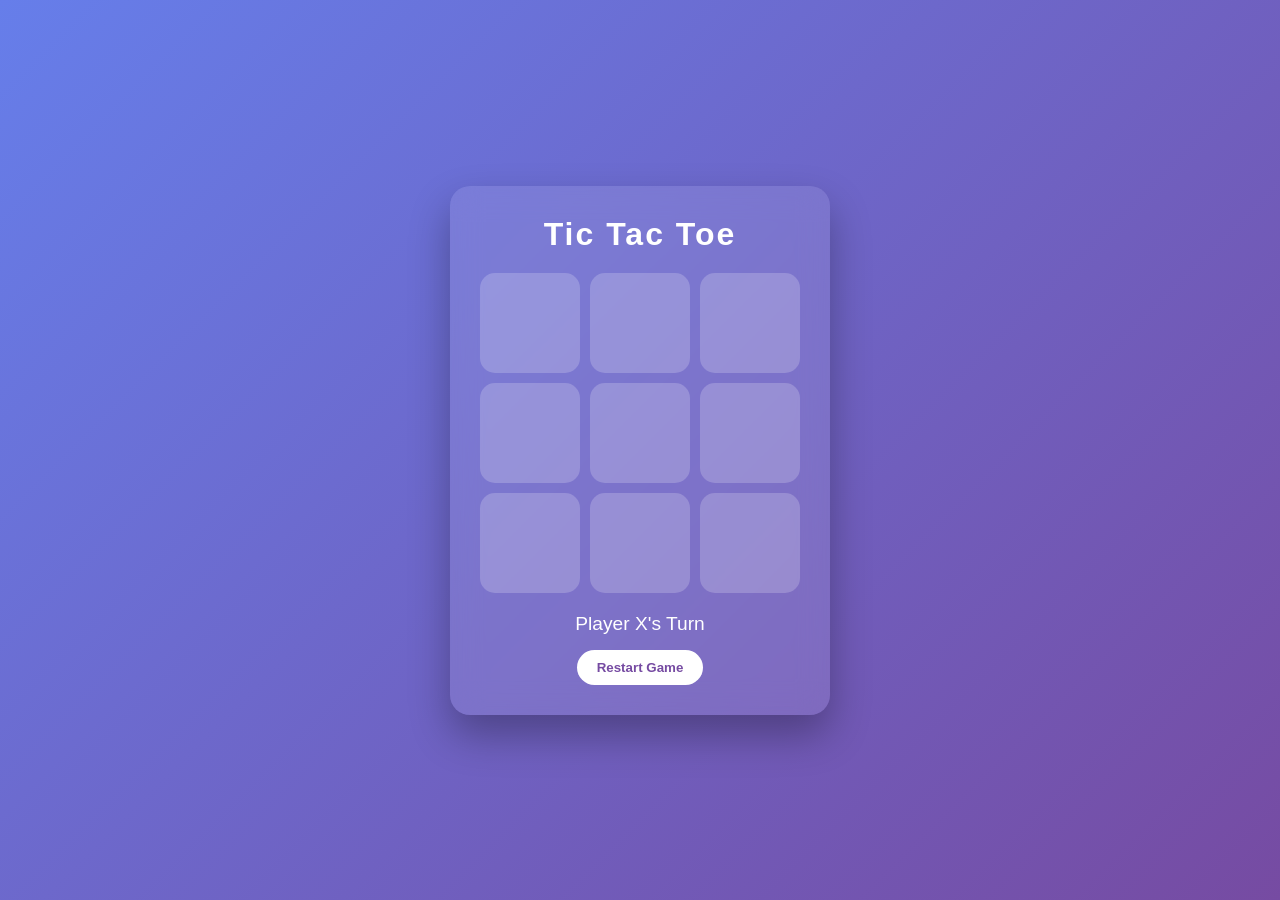
<file: index.html>
<!DOCTYPE html>
<html lang="en">
<head>
    <meta charset="UTF-8">
    <title>Stylish Tic Tac Toe</title>
    <link rel="stylesheet" href="style.css">
</head>
<body>

<div class="game-container">
    <h1>Tic Tac Toe</h1>
    <div class="board" id="board"></div>
    <div class="status" id="status">Player X's Turn</div>
    <button id="restartBtn">Restart Game</button>
</div>

<script src="script.js"></script>
</body>
</html>
</file>
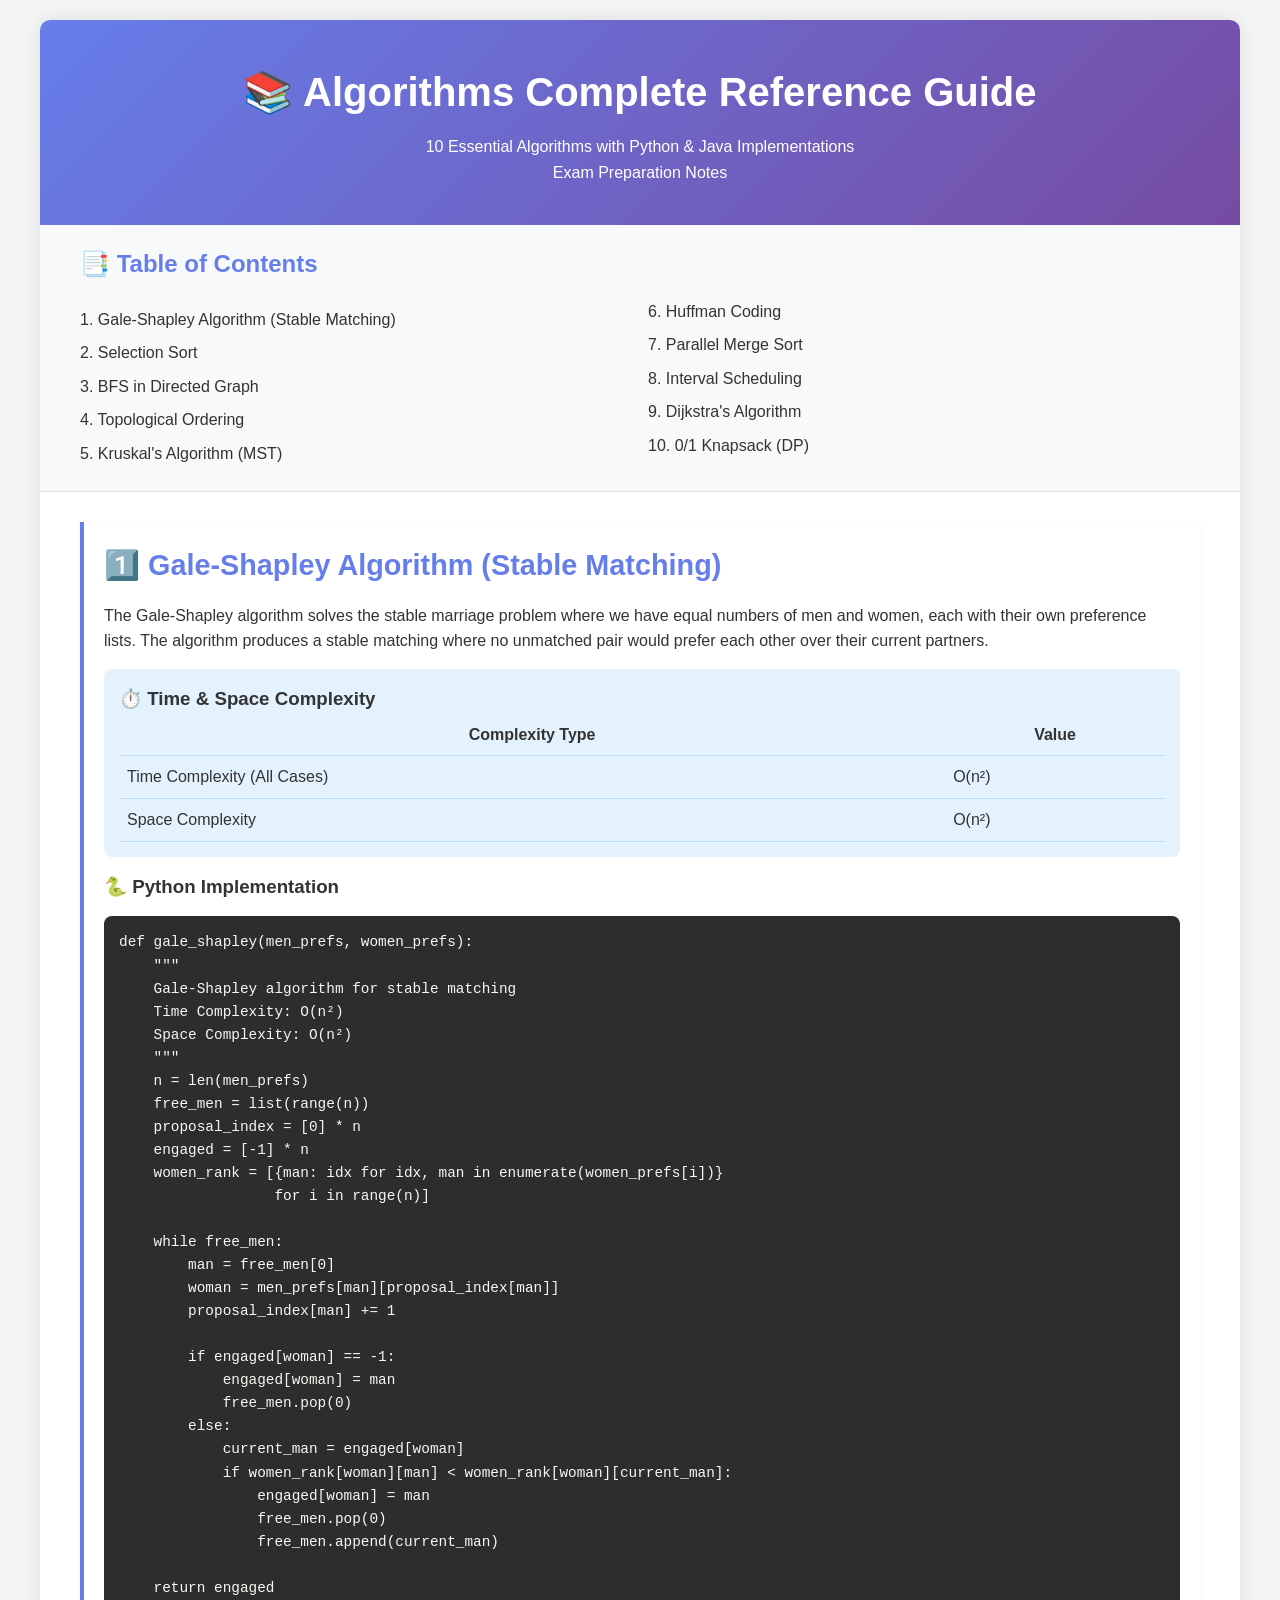
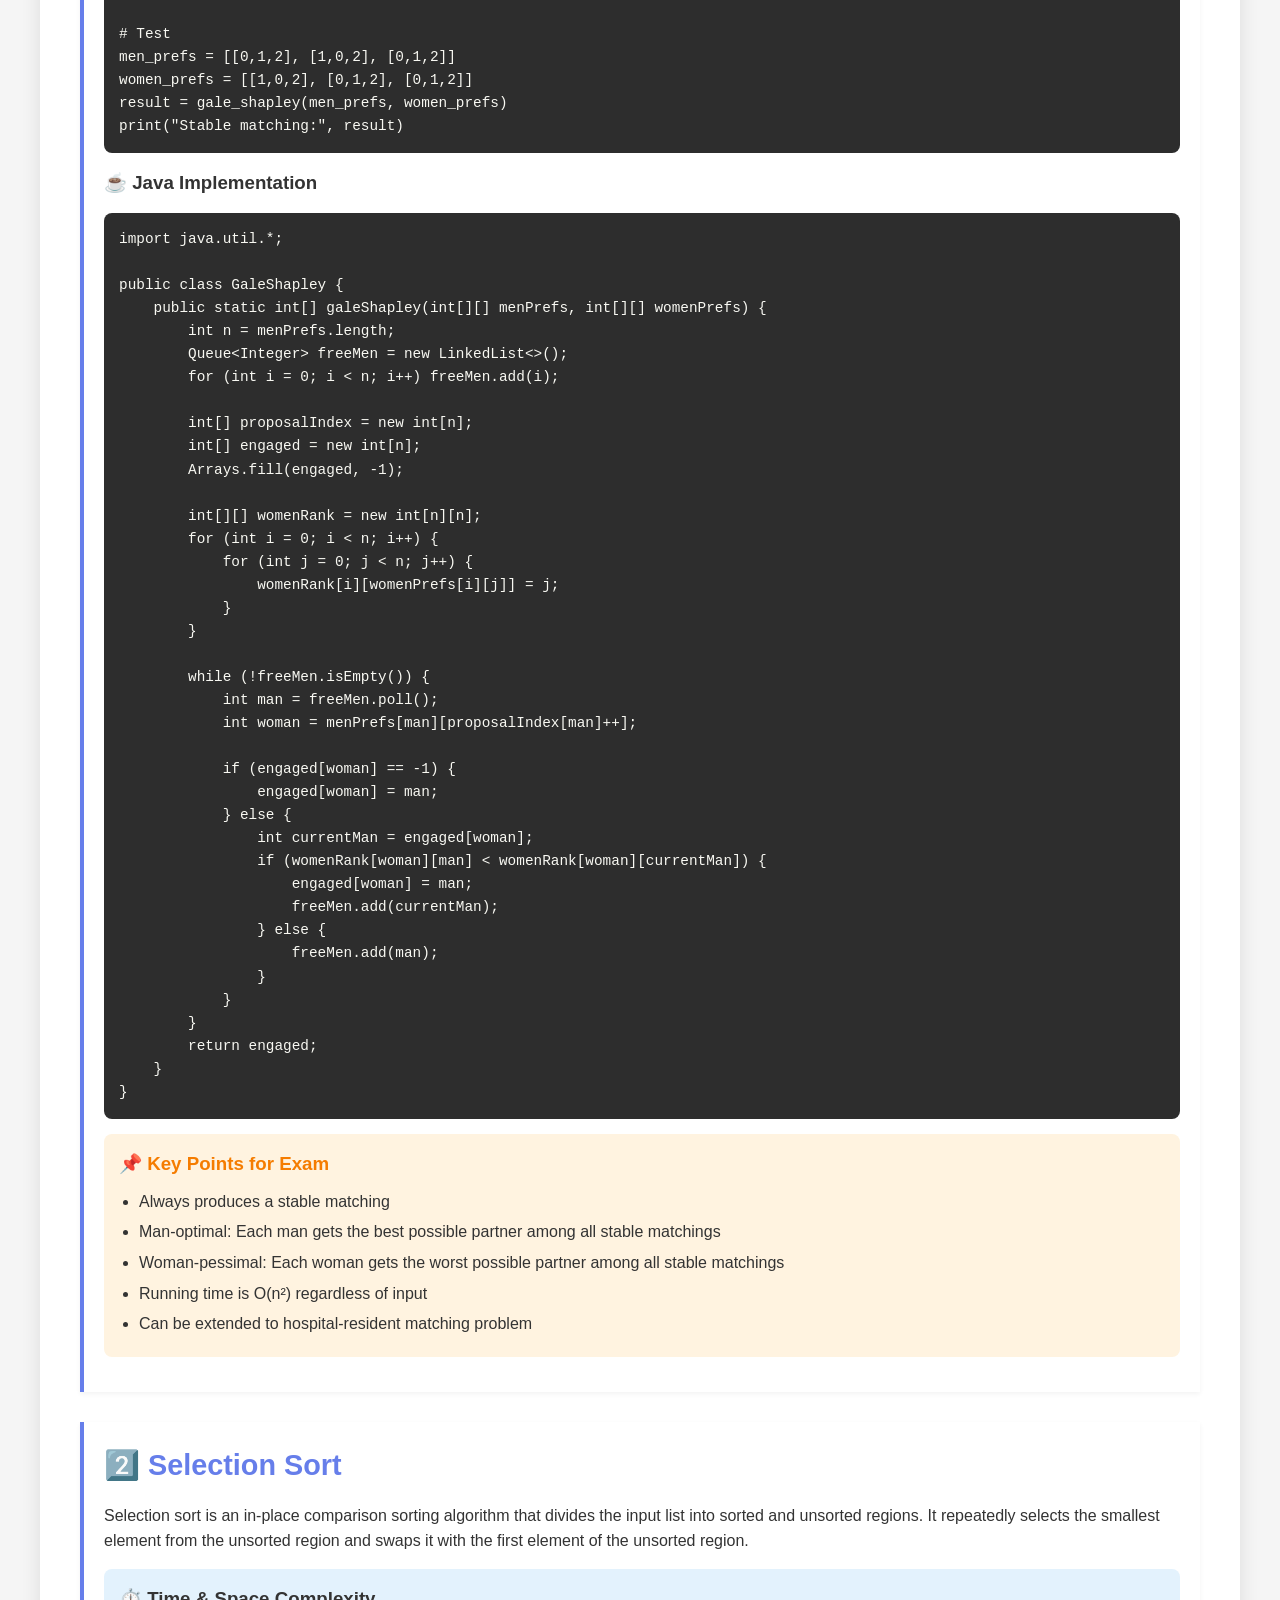
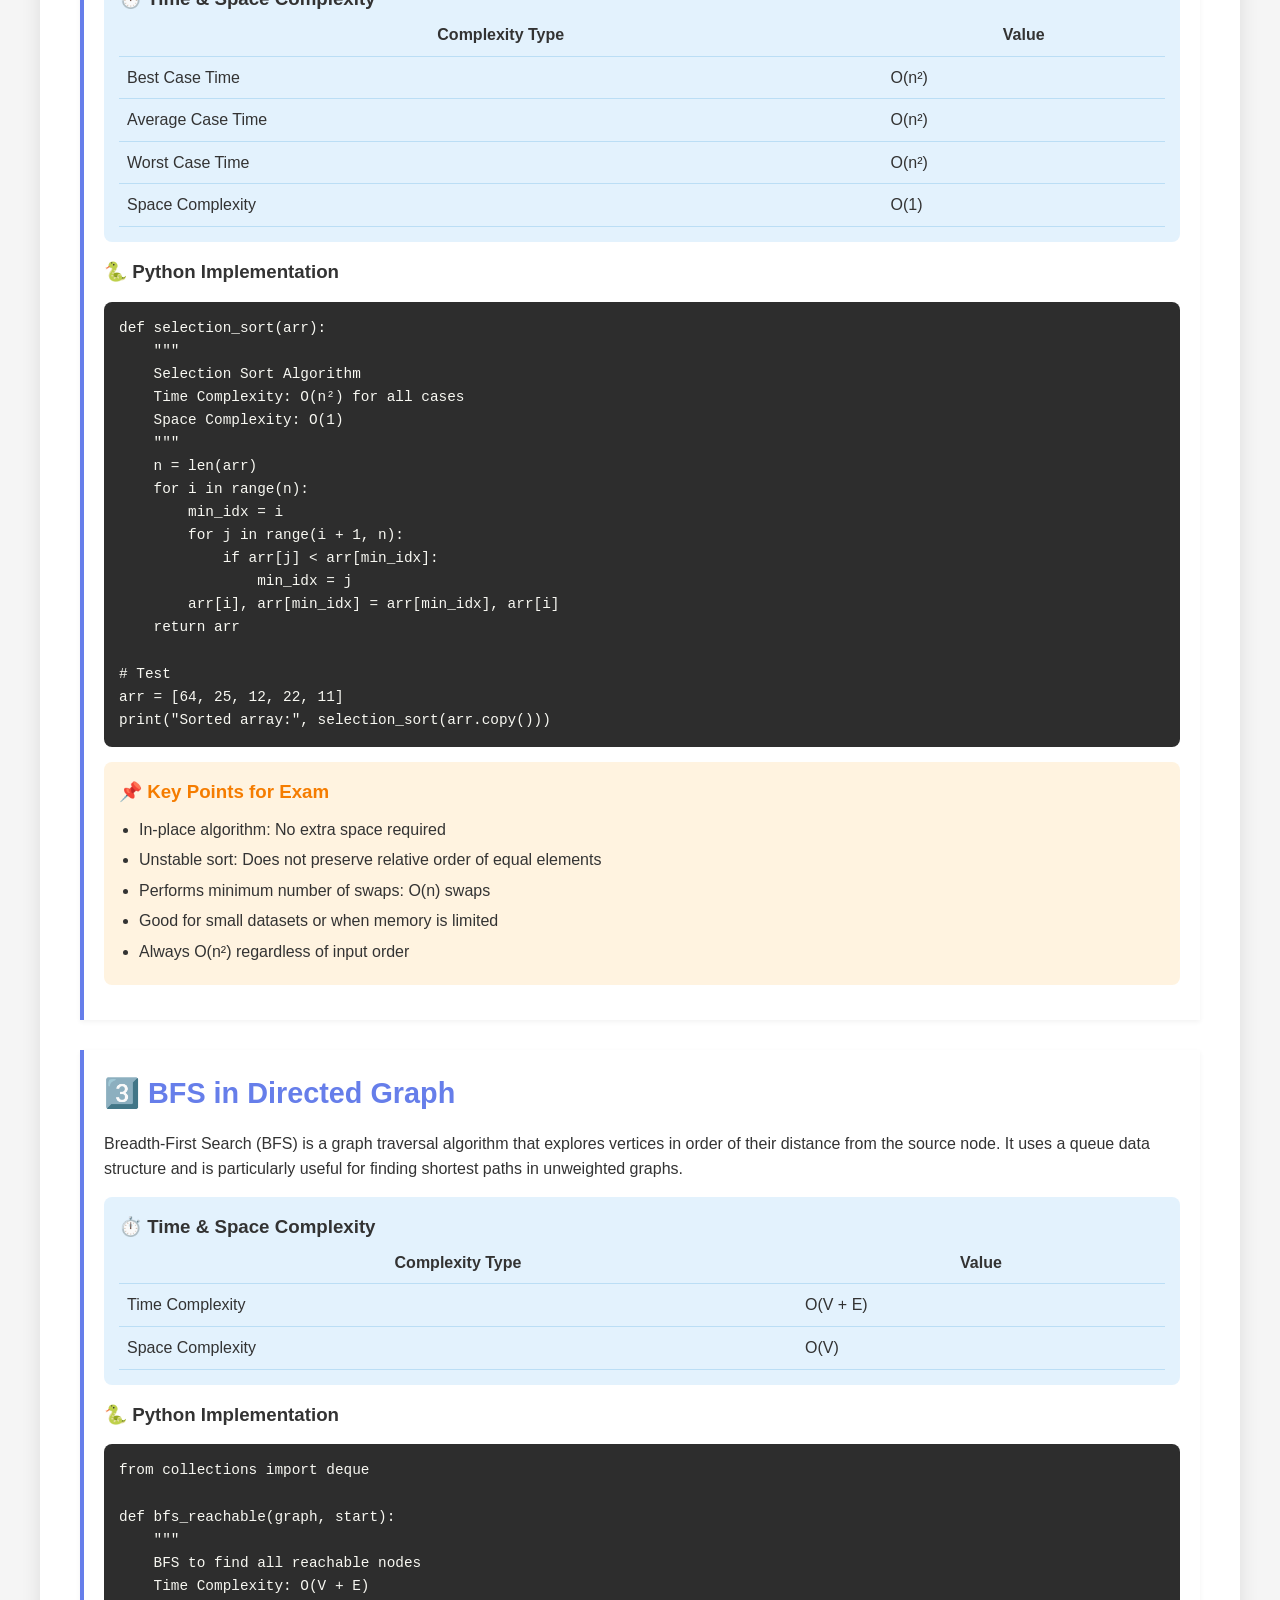
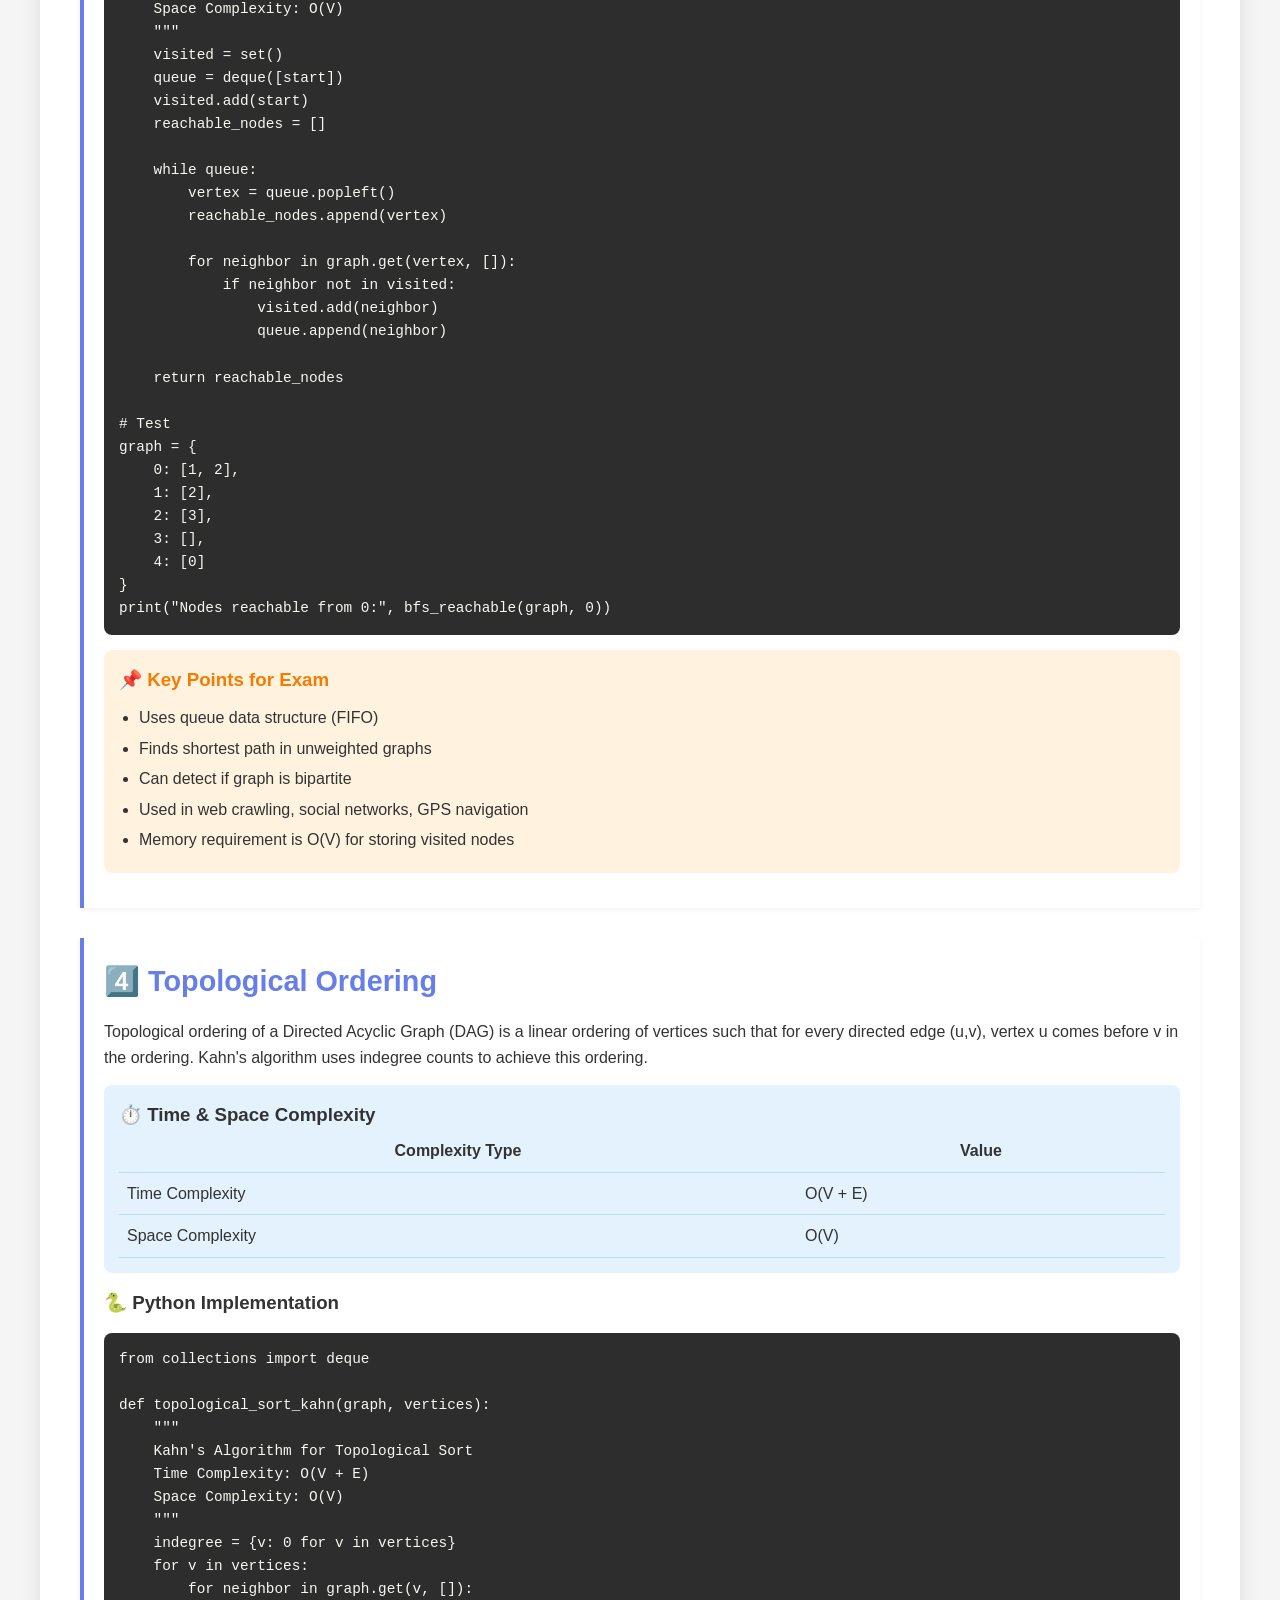
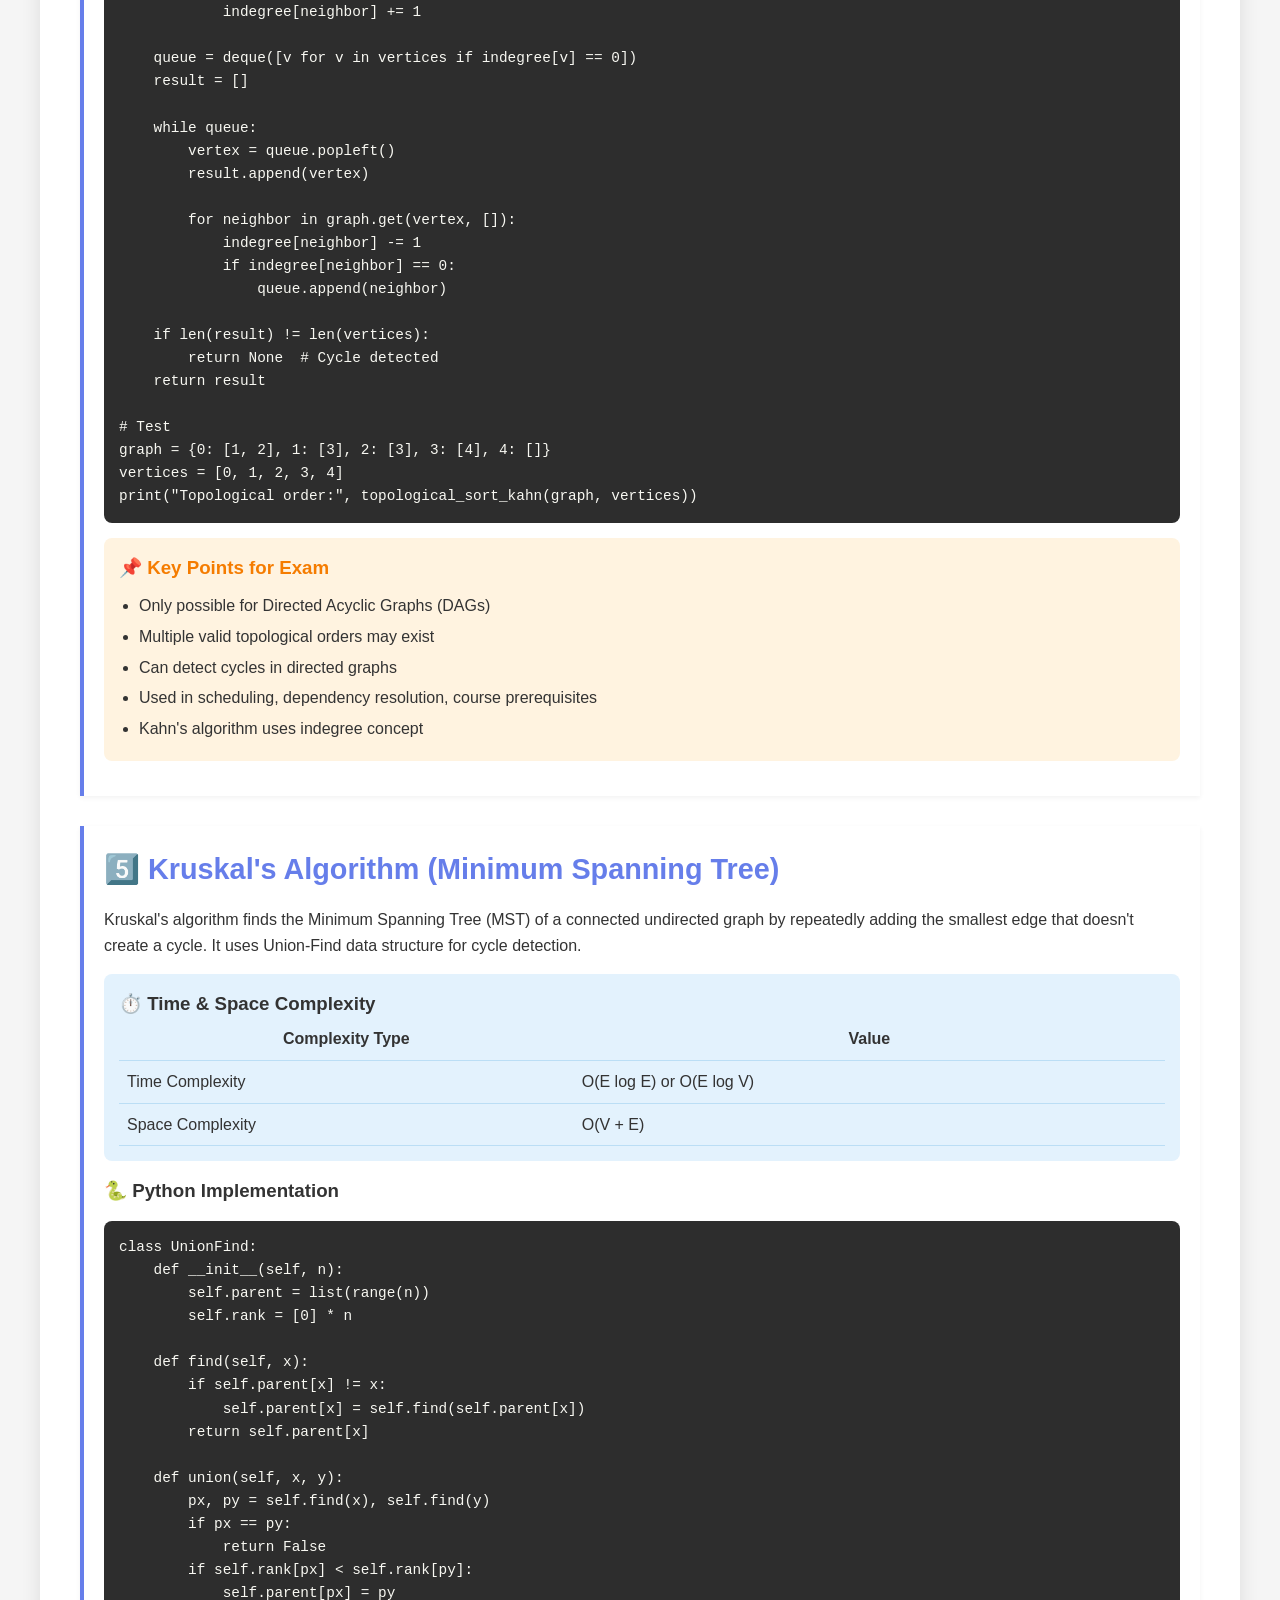
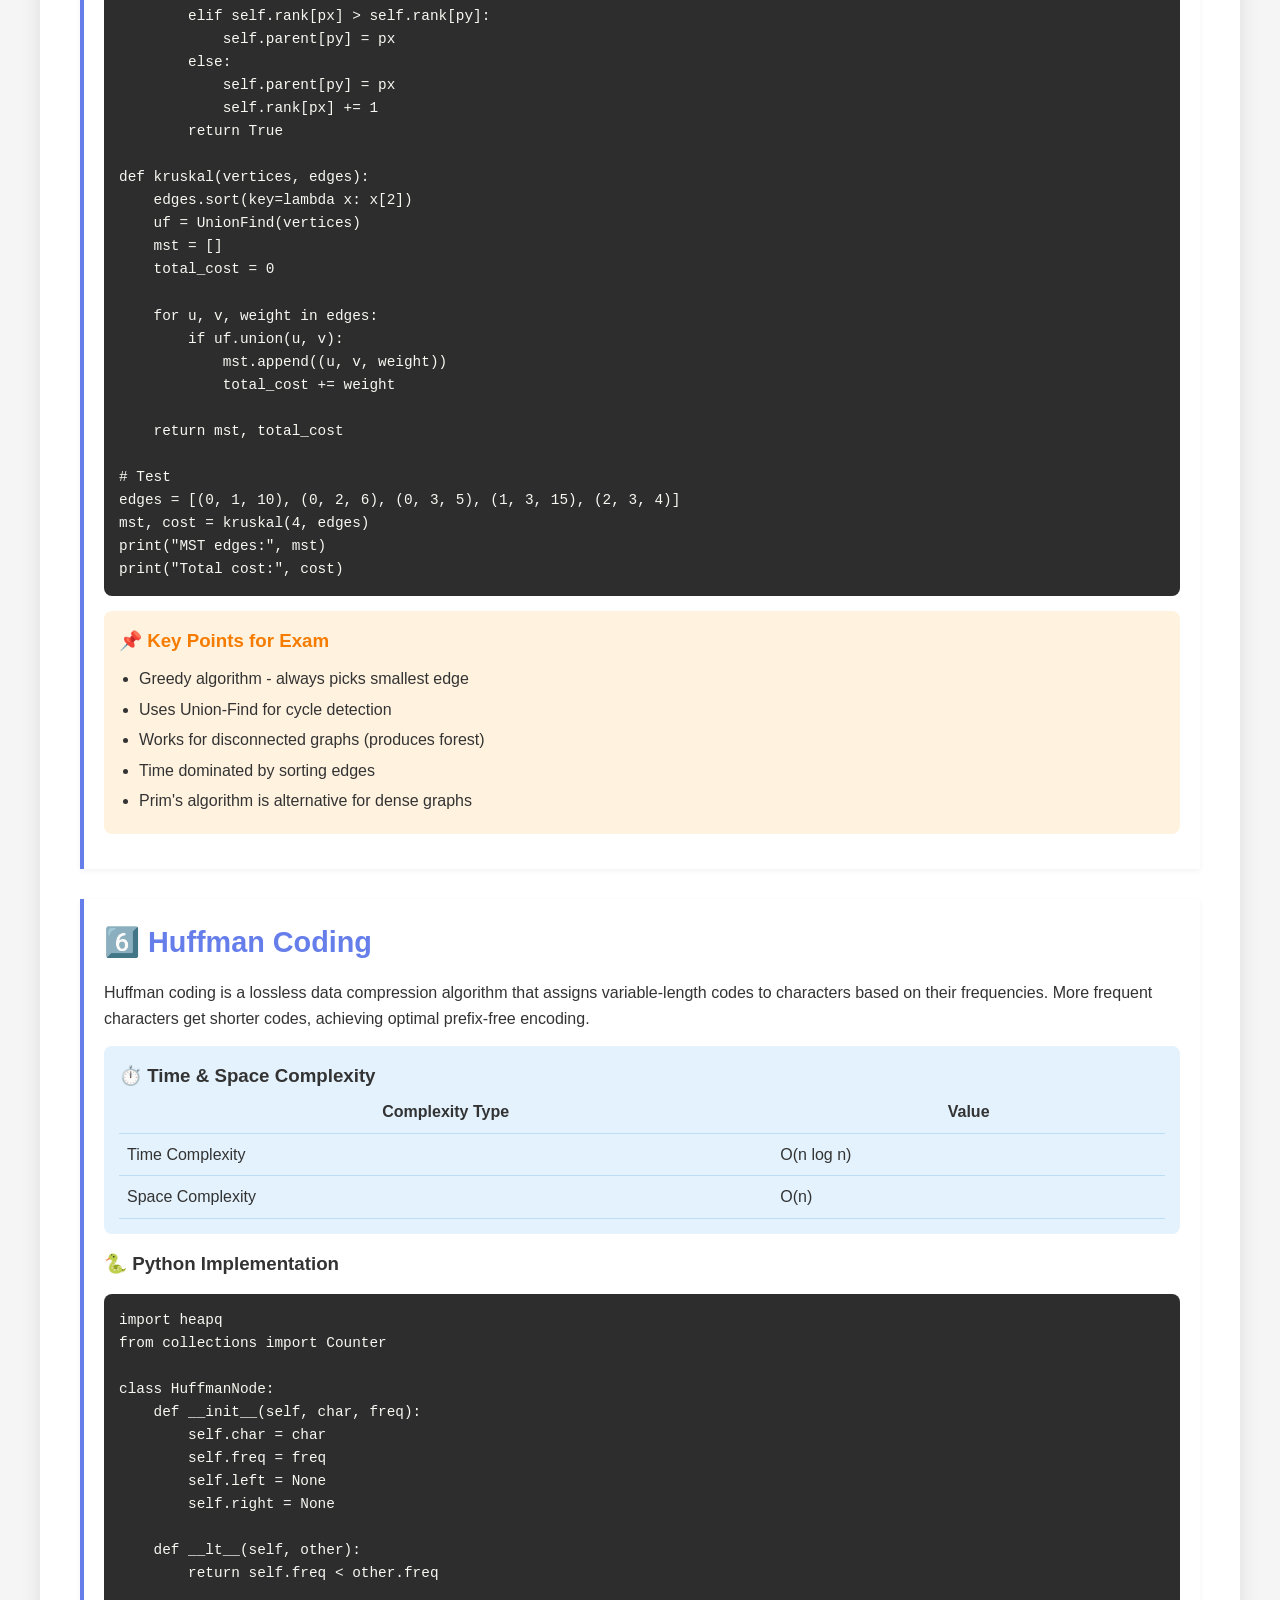
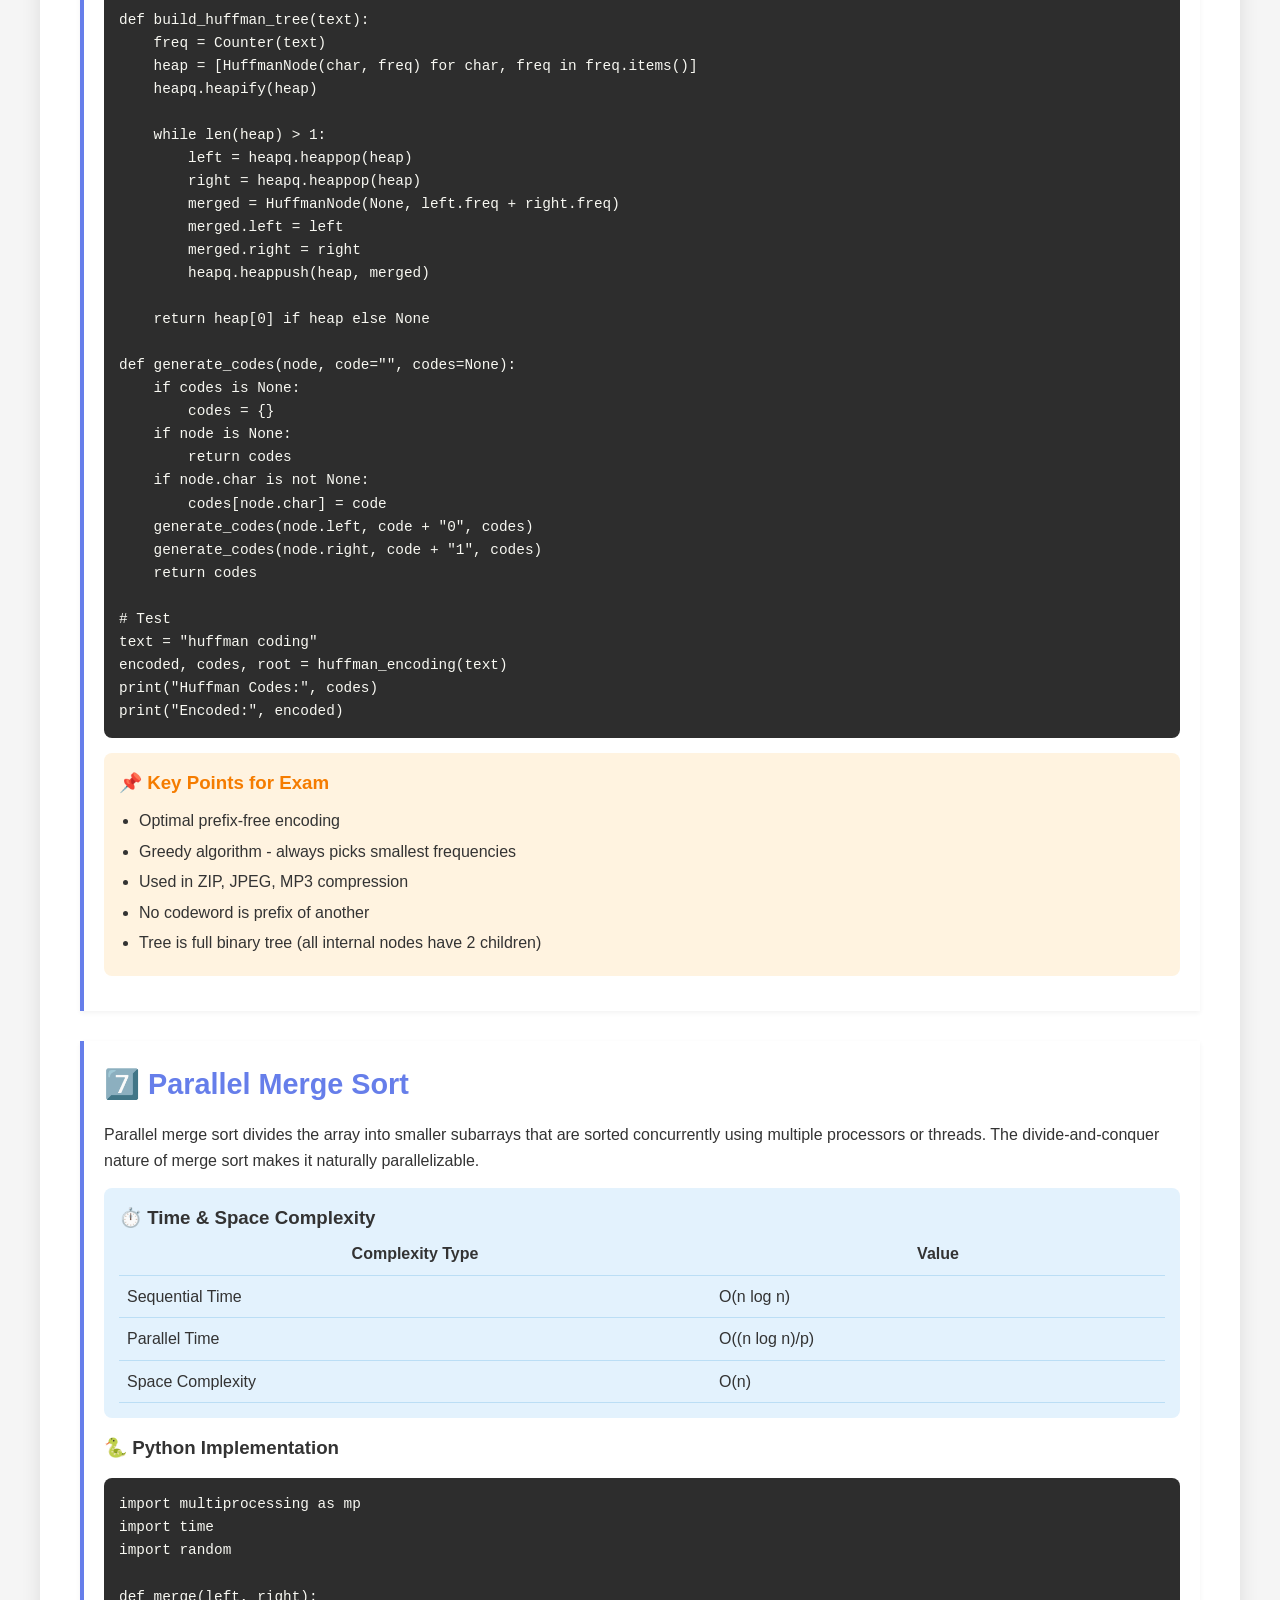
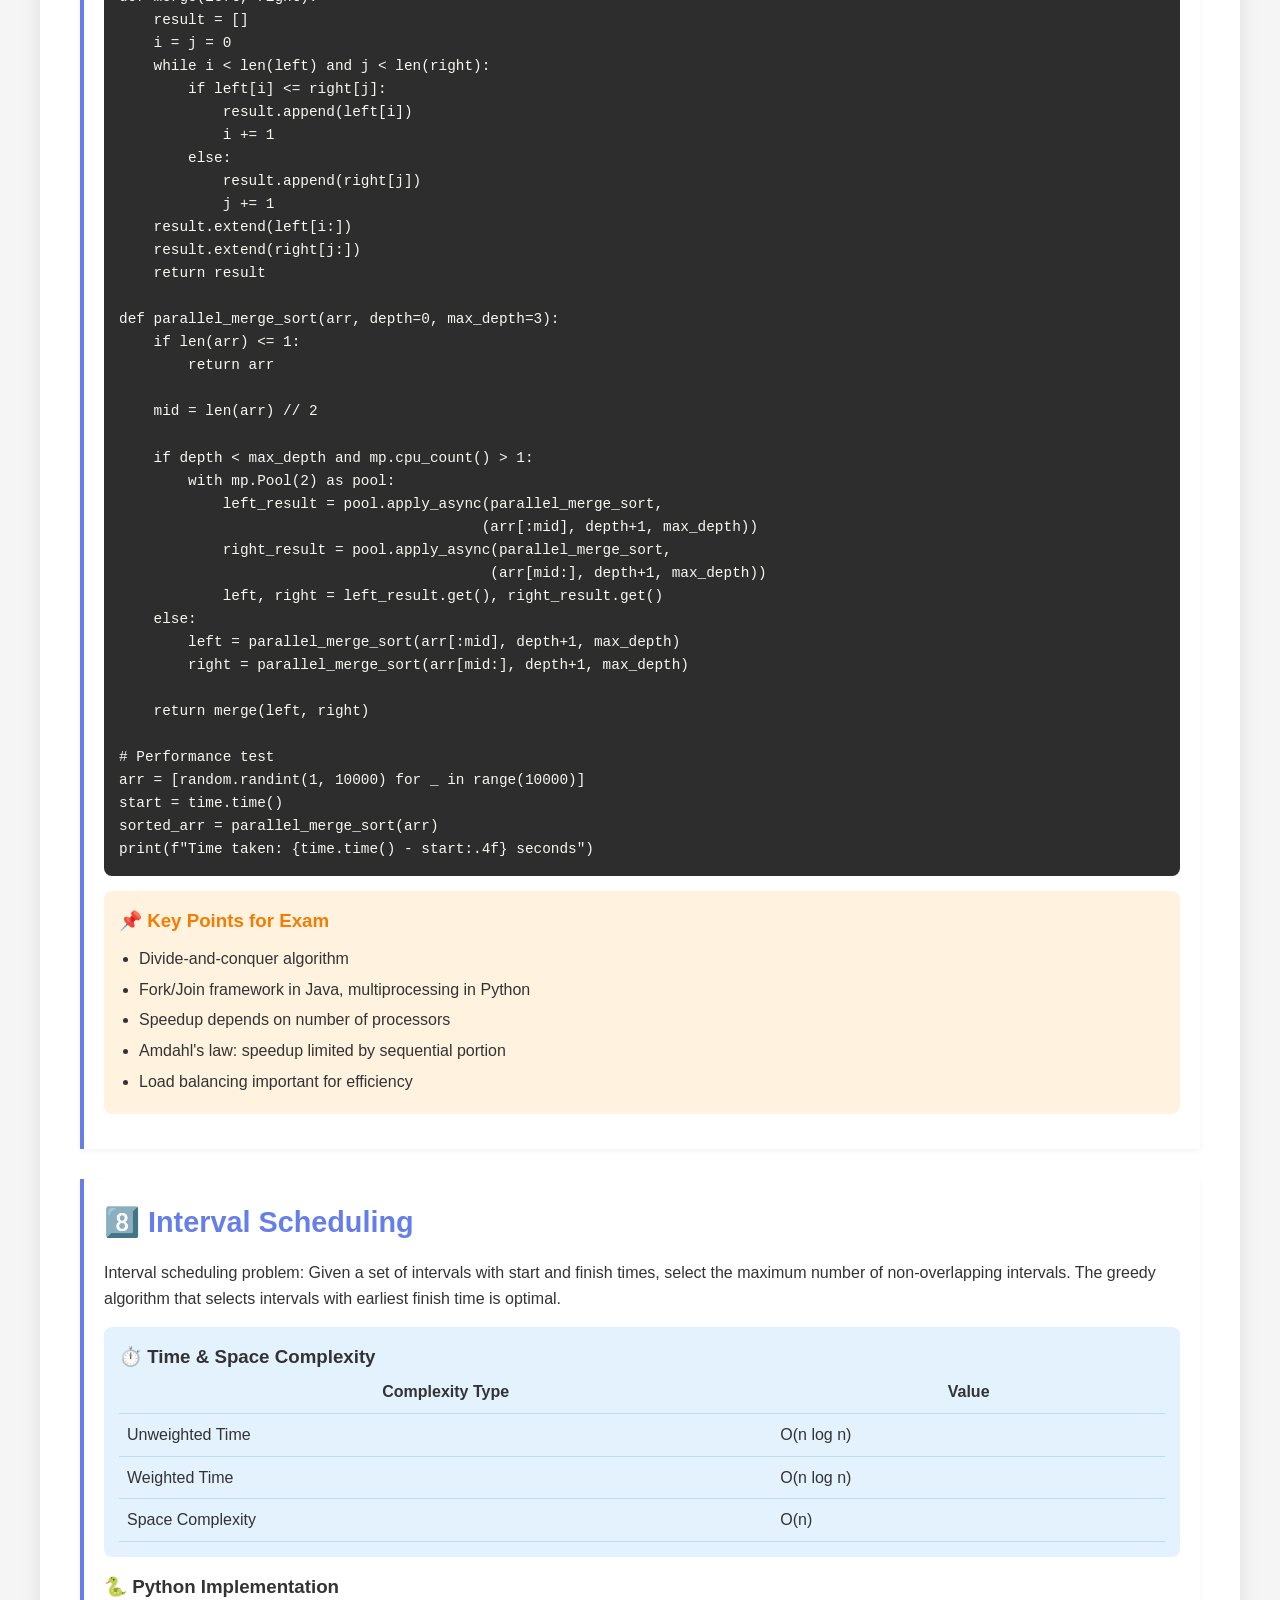
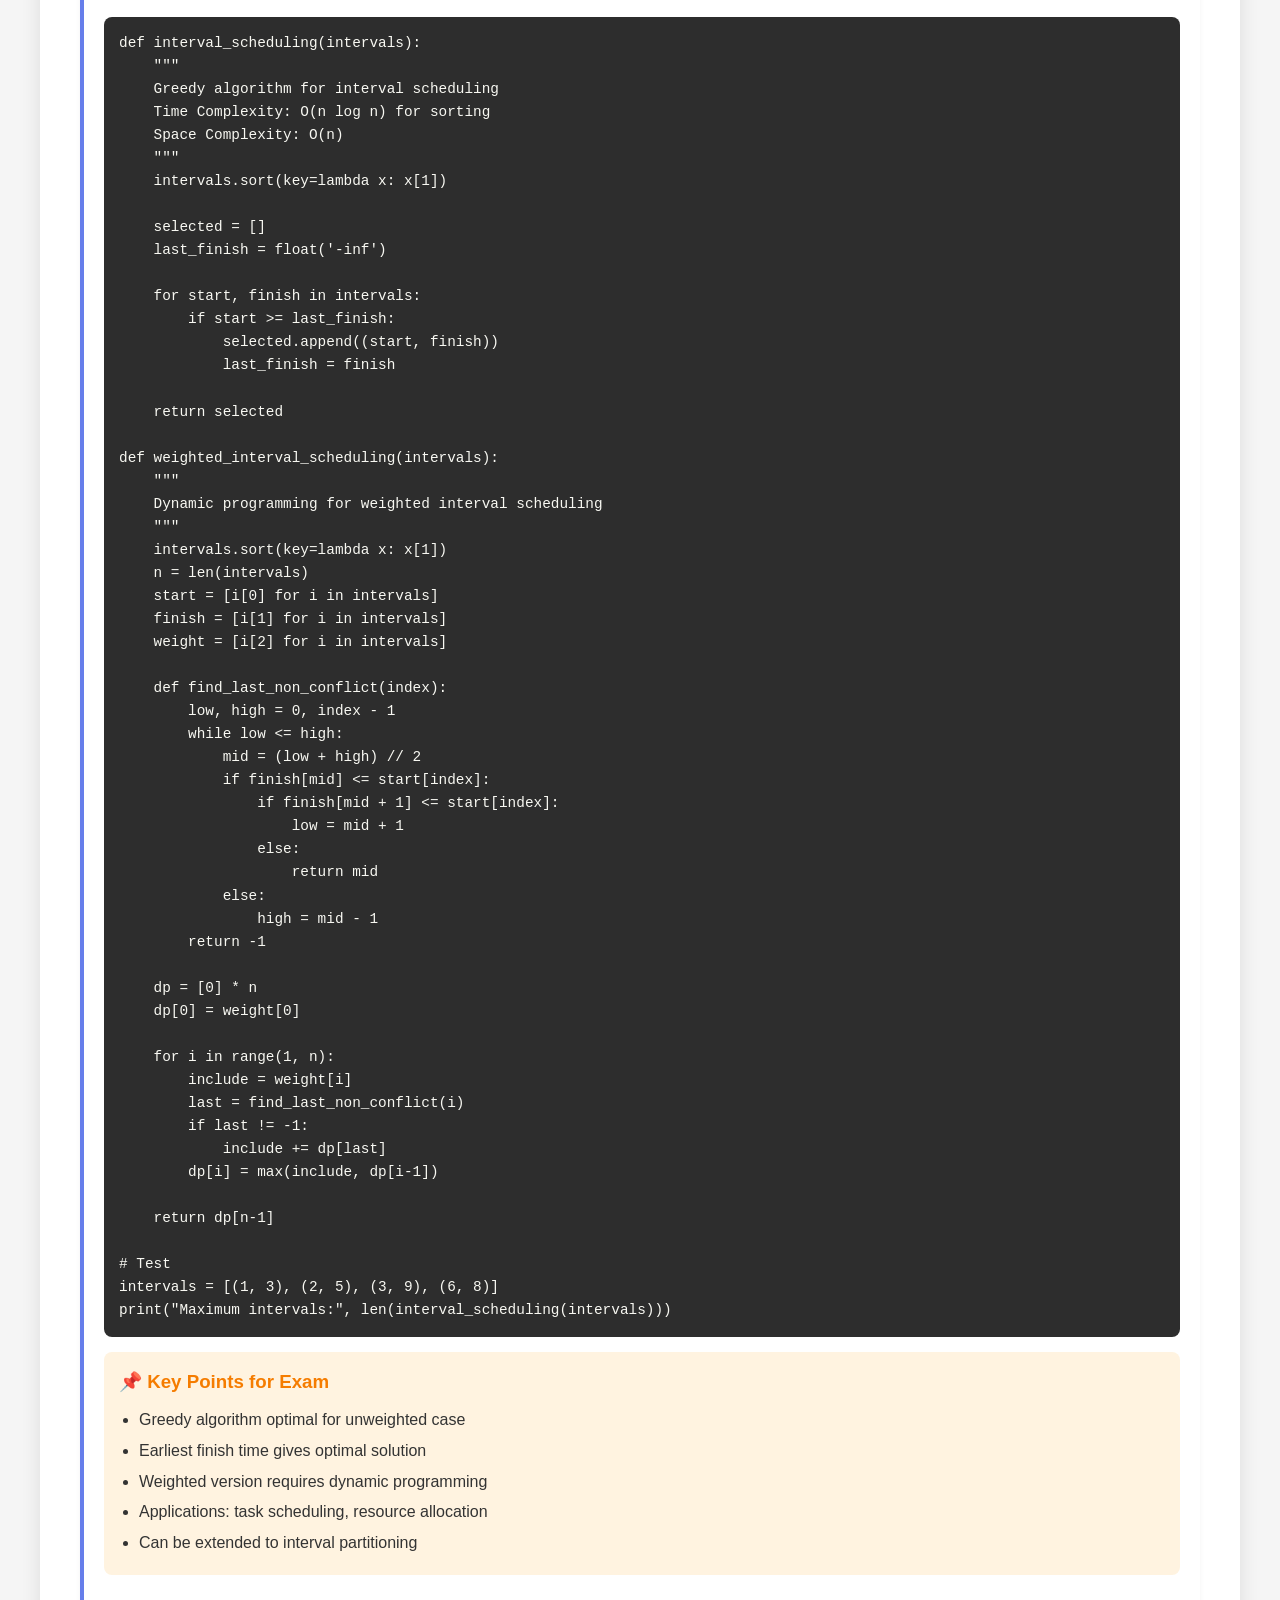
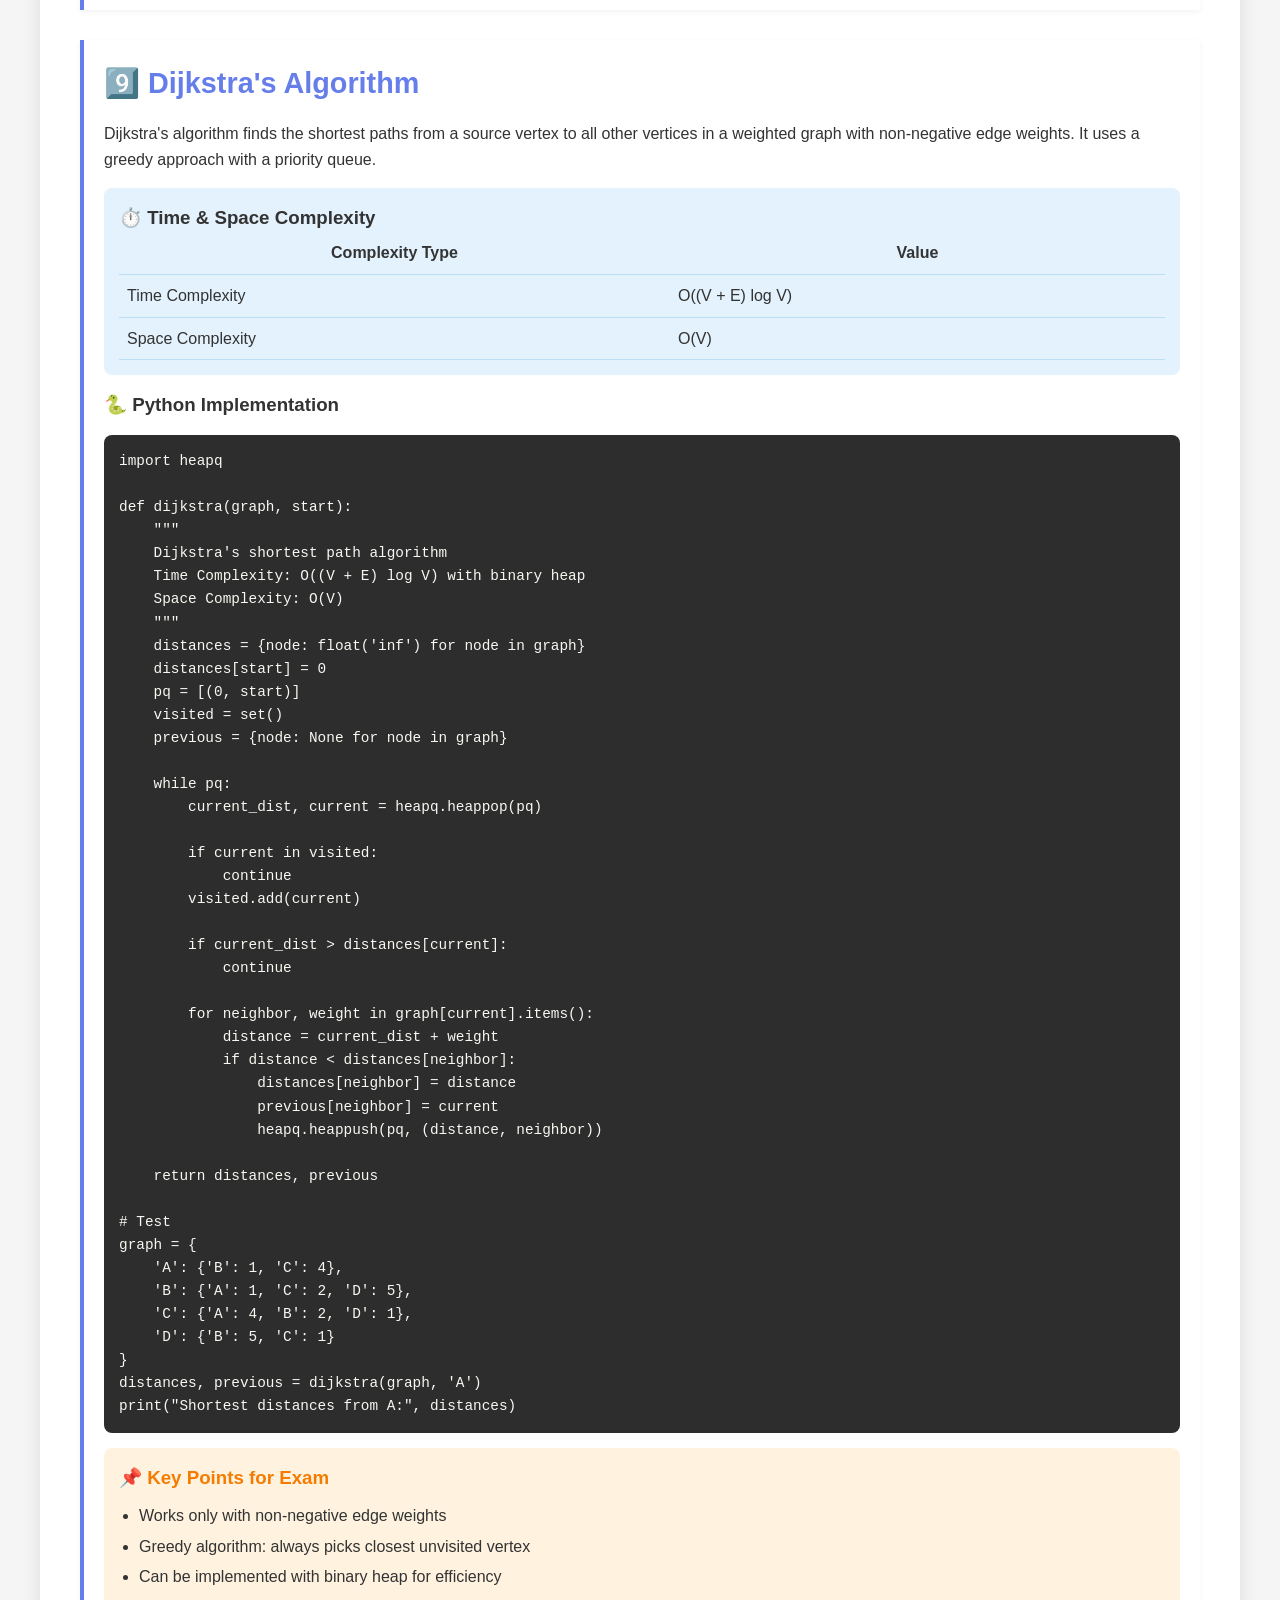
<file: index1.html>
<!DOCTYPE html>
<html lang="en">
<head>
    <meta charset="UTF-8">
    <meta name="viewport" content="width=device-width, initial-scale=1.0">
    <title>Algorithms Complete Reference Guide</title>
    <link rel="stylesheet" href="style1.css">
</head>
<body>
    <div class="container">
        <header>
            <h1>📚 Algorithms Complete Reference Guide</h1>
            <p>10 Essential Algorithms with Python & Java Implementations</p>
            <p>Exam Preparation Notes</p>
        </header>
        
        <div class="toc">
            <h2>📑 Table of Contents</h2>
            <ul>
                <li><a href="#algo1">1. Gale-Shapley Algorithm (Stable Matching)</a></li>
                <li><a href="#algo2">2. Selection Sort</a></li>
                <li><a href="#algo3">3. BFS in Directed Graph</a></li>
                <li><a href="#algo4">4. Topological Ordering</a></li>
                <li><a href="#algo5">5. Kruskal's Algorithm (MST)</a></li>
                <li><a href="#algo6">6. Huffman Coding</a></li>
                <li><a href="#algo7">7. Parallel Merge Sort</a></li>
                <li><a href="#algo8">8. Interval Scheduling</a></li>
                <li><a href="#algo9">9. Dijkstra's Algorithm</a></li>
                <li><a href="#algo10">10. 0/1 Knapsack (DP)</a></li>
            </ul>
        </div>
        
        <!-- Algorithm 1 -->
        <div id="algo1" class="algorithm">
            <h2>1️⃣ Gale-Shapley Algorithm (Stable Matching)</h2>
            <p>The Gale-Shapley algorithm solves the stable marriage problem where we have equal numbers of men and women, each with their own preference lists. The algorithm produces a stable matching where no unmatched pair would prefer each other over their current partners.</p>
            
            <div class="complexity">
                <h3>⏱️ Time & Space Complexity</h3>
                <table>
                    <tr><th>Complexity Type</th><th>Value</th></tr>
                    <tr><td>Time Complexity (All Cases)</td><td>O(n²)</td></tr>
                    <tr><td>Space Complexity</td><td>O(n²)</td></tr>
                </table>
            </div>
            
            <h3>🐍 Python Implementation</h3>
            <pre><code>def gale_shapley(men_prefs, women_prefs):
    """
    Gale-Shapley algorithm for stable matching
    Time Complexity: O(n²)
    Space Complexity: O(n²)
    """
    n = len(men_prefs)
    free_men = list(range(n))
    proposal_index = [0] * n
    engaged = [-1] * n
    women_rank = [{man: idx for idx, man in enumerate(women_prefs[i])} 
                  for i in range(n)]
    
    while free_men:
        man = free_men[0]
        woman = men_prefs[man][proposal_index[man]]
        proposal_index[man] += 1
        
        if engaged[woman] == -1:
            engaged[woman] = man
            free_men.pop(0)
        else:
            current_man = engaged[woman]
            if women_rank[woman][man] < women_rank[woman][current_man]:
                engaged[woman] = man
                free_men.pop(0)
                free_men.append(current_man)
    
    return engaged

# Test
men_prefs = [[0,1,2], [1,0,2], [0,1,2]]
women_prefs = [[1,0,2], [0,1,2], [0,1,2]]
result = gale_shapley(men_prefs, women_prefs)
print("Stable matching:", result)</code></pre>
            
            <h3>☕ Java Implementation</h3>
            <pre><code>import java.util.*;

public class GaleShapley {
    public static int[] galeShapley(int[][] menPrefs, int[][] womenPrefs) {
        int n = menPrefs.length;
        Queue&lt;Integer&gt; freeMen = new LinkedList&lt;&gt;();
        for (int i = 0; i < n; i++) freeMen.add(i);
        
        int[] proposalIndex = new int[n];
        int[] engaged = new int[n];
        Arrays.fill(engaged, -1);
        
        int[][] womenRank = new int[n][n];
        for (int i = 0; i < n; i++) {
            for (int j = 0; j < n; j++) {
                womenRank[i][womenPrefs[i][j]] = j;
            }
        }
        
        while (!freeMen.isEmpty()) {
            int man = freeMen.poll();
            int woman = menPrefs[man][proposalIndex[man]++];
            
            if (engaged[woman] == -1) {
                engaged[woman] = man;
            } else {
                int currentMan = engaged[woman];
                if (womenRank[woman][man] < womenRank[woman][currentMan]) {
                    engaged[woman] = man;
                    freeMen.add(currentMan);
                } else {
                    freeMen.add(man);
                }
            }
        }
        return engaged;
    }
}</code></pre>
            
            <div class="key-points">
                <h3>📌 Key Points for Exam</h3>
                <ul>
                    <li>Always produces a stable matching</li>
                    <li>Man-optimal: Each man gets the best possible partner among all stable matchings</li>
                    <li>Woman-pessimal: Each woman gets the worst possible partner among all stable matchings</li>
                    <li>Running time is O(n²) regardless of input</li>
                    <li>Can be extended to hospital-resident matching problem</li>
                </ul>
            </div>
        </div>
        
        <!-- Algorithm 2 -->
        <div id="algo2" class="algorithm">
            <h2>2️⃣ Selection Sort</h2>
            <p>Selection sort is an in-place comparison sorting algorithm that divides the input list into sorted and unsorted regions. It repeatedly selects the smallest element from the unsorted region and swaps it with the first element of the unsorted region.</p>
            
            <div class="complexity">
                <h3>⏱️ Time & Space Complexity</h3>
                <table>
                    <tr><th>Complexity Type</th><th>Value</th></tr>
                    <tr><td>Best Case Time</td><td>O(n²)</td></tr>
                    <tr><td>Average Case Time</td><td>O(n²)</td></tr>
                    <tr><td>Worst Case Time</td><td>O(n²)</td></tr>
                    <tr><td>Space Complexity</td><td>O(1)</td></tr>
                </table>
            </div>
            
            <h3>🐍 Python Implementation</h3>
            <pre><code>def selection_sort(arr):
    """
    Selection Sort Algorithm
    Time Complexity: O(n²) for all cases
    Space Complexity: O(1)
    """
    n = len(arr)
    for i in range(n):
        min_idx = i
        for j in range(i + 1, n):
            if arr[j] < arr[min_idx]:
                min_idx = j
        arr[i], arr[min_idx] = arr[min_idx], arr[i]
    return arr

# Test
arr = [64, 25, 12, 22, 11]
print("Sorted array:", selection_sort(arr.copy()))</code></pre>
            
            <div class="key-points">
                <h3>📌 Key Points for Exam</h3>
                <ul>
                    <li>In-place algorithm: No extra space required</li>
                    <li>Unstable sort: Does not preserve relative order of equal elements</li>
                    <li>Performs minimum number of swaps: O(n) swaps</li>
                    <li>Good for small datasets or when memory is limited</li>
                    <li>Always O(n²) regardless of input order</li>
                </ul>
            </div>
        </div>
        
        <!-- Algorithm 3 -->
        <div id="algo3" class="algorithm">
            <h2>3️⃣ BFS in Directed Graph</h2>
            <p>Breadth-First Search (BFS) is a graph traversal algorithm that explores vertices in order of their distance from the source node. It uses a queue data structure and is particularly useful for finding shortest paths in unweighted graphs.</p>
            
            <div class="complexity">
                <h3>⏱️ Time & Space Complexity</h3>
                 <table>
                    <tr><th>Complexity Type</th><th>Value</th></tr>
                    <tr><td>Time Complexity</td><td>O(V + E)</td></tr>
                    <tr><td>Space Complexity</td><td>O(V)</td></tr>
                 </table>
            </div>
            
            <h3>🐍 Python Implementation</h3>
            <pre><code>from collections import deque

def bfs_reachable(graph, start):
    """
    BFS to find all reachable nodes
    Time Complexity: O(V + E)
    Space Complexity: O(V)
    """
    visited = set()
    queue = deque([start])
    visited.add(start)
    reachable_nodes = []
    
    while queue:
        vertex = queue.popleft()
        reachable_nodes.append(vertex)
        
        for neighbor in graph.get(vertex, []):
            if neighbor not in visited:
                visited.add(neighbor)
                queue.append(neighbor)
    
    return reachable_nodes

# Test
graph = {
    0: [1, 2],
    1: [2],
    2: [3],
    3: [],
    4: [0]
}
print("Nodes reachable from 0:", bfs_reachable(graph, 0))</code></pre>
            
            <div class="key-points">
                <h3>📌 Key Points for Exam</h3>
                <ul>
                    <li>Uses queue data structure (FIFO)</li>
                    <li>Finds shortest path in unweighted graphs</li>
                    <li>Can detect if graph is bipartite</li>
                    <li>Used in web crawling, social networks, GPS navigation</li>
                    <li>Memory requirement is O(V) for storing visited nodes</li>
                </ul>
            </div>
        </div>
        
        <!-- Algorithm 4 -->
        <div id="algo4" class="algorithm">
            <h2>4️⃣ Topological Ordering</h2>
            <p>Topological ordering of a Directed Acyclic Graph (DAG) is a linear ordering of vertices such that for every directed edge (u,v), vertex u comes before v in the ordering. Kahn's algorithm uses indegree counts to achieve this ordering.</p>
            
            <div class="complexity">
                <h3>⏱️ Time & Space Complexity</h3>
                 <table>
                    <tr><th>Complexity Type</th><th>Value</th></tr>
                    <tr><td>Time Complexity</td><td>O(V + E)</td></tr>
                    <tr><td>Space Complexity</td><td>O(V)</td></tr>
                 </table>
            </div>
            
            <h3>🐍 Python Implementation</h3>
            <pre><code>from collections import deque

def topological_sort_kahn(graph, vertices):
    """
    Kahn's Algorithm for Topological Sort
    Time Complexity: O(V + E)
    Space Complexity: O(V)
    """
    indegree = {v: 0 for v in vertices}
    for v in vertices:
        for neighbor in graph.get(v, []):
            indegree[neighbor] += 1
    
    queue = deque([v for v in vertices if indegree[v] == 0])
    result = []
    
    while queue:
        vertex = queue.popleft()
        result.append(vertex)
        
        for neighbor in graph.get(vertex, []):
            indegree[neighbor] -= 1
            if indegree[neighbor] == 0:
                queue.append(neighbor)
    
    if len(result) != len(vertices):
        return None  # Cycle detected
    return result

# Test
graph = {0: [1, 2], 1: [3], 2: [3], 3: [4], 4: []}
vertices = [0, 1, 2, 3, 4]
print("Topological order:", topological_sort_kahn(graph, vertices))</code></pre>
            
            <div class="key-points">
                <h3>📌 Key Points for Exam</h3>
                <ul>
                    <li>Only possible for Directed Acyclic Graphs (DAGs)</li>
                    <li>Multiple valid topological orders may exist</li>
                    <li>Can detect cycles in directed graphs</li>
                    <li>Used in scheduling, dependency resolution, course prerequisites</li>
                    <li>Kahn's algorithm uses indegree concept</li>
                </ul>
            </div>
        </div>
        
        <!-- Algorithm 5 -->
        <div id="algo5" class="algorithm">
            <h2>5️⃣ Kruskal's Algorithm (Minimum Spanning Tree)</h2>
            <p>Kruskal's algorithm finds the Minimum Spanning Tree (MST) of a connected undirected graph by repeatedly adding the smallest edge that doesn't create a cycle. It uses Union-Find data structure for cycle detection.</p>
            
            <div class="complexity">
                <h3>⏱️ Time & Space Complexity</h3>
                 <table>
                    <tr><th>Complexity Type</th><th>Value</th></tr>
                    <tr><td>Time Complexity</td><td>O(E log E) or O(E log V)</td></tr>
                    <tr><td>Space Complexity</td><td>O(V + E)</td></tr>
                 </table>
            </div>
            
            <h3>🐍 Python Implementation</h3>
            <pre><code>class UnionFind:
    def __init__(self, n):
        self.parent = list(range(n))
        self.rank = [0] * n
    
    def find(self, x):
        if self.parent[x] != x:
            self.parent[x] = self.find(self.parent[x])
        return self.parent[x]
    
    def union(self, x, y):
        px, py = self.find(x), self.find(y)
        if px == py:
            return False
        if self.rank[px] < self.rank[py]:
            self.parent[px] = py
        elif self.rank[px] > self.rank[py]:
            self.parent[py] = px
        else:
            self.parent[py] = px
            self.rank[px] += 1
        return True

def kruskal(vertices, edges):
    edges.sort(key=lambda x: x[2])
    uf = UnionFind(vertices)
    mst = []
    total_cost = 0
    
    for u, v, weight in edges:
        if uf.union(u, v):
            mst.append((u, v, weight))
            total_cost += weight
    
    return mst, total_cost

# Test
edges = [(0, 1, 10), (0, 2, 6), (0, 3, 5), (1, 3, 15), (2, 3, 4)]
mst, cost = kruskal(4, edges)
print("MST edges:", mst)
print("Total cost:", cost)</code></pre>
            
            <div class="key-points">
                <h3>📌 Key Points for Exam</h3>
                <ul>
                    <li>Greedy algorithm - always picks smallest edge</li>
                    <li>Uses Union-Find for cycle detection</li>
                    <li>Works for disconnected graphs (produces forest)</li>
                    <li>Time dominated by sorting edges</li>
                    <li>Prim's algorithm is alternative for dense graphs</li>
                </ul>
            </div>
        </div>
        
        <!-- Algorithm 6 -->
        <div id="algo6" class="algorithm">
            <h2>6️⃣ Huffman Coding</h2>
            <p>Huffman coding is a lossless data compression algorithm that assigns variable-length codes to characters based on their frequencies. More frequent characters get shorter codes, achieving optimal prefix-free encoding.</p>
            
            <div class="complexity">
                <h3>⏱️ Time & Space Complexity</h3>
                 <table>
                    <tr><th>Complexity Type</th><th>Value</th></tr>
                    <tr><td>Time Complexity</td><td>O(n log n)</td></tr>
                    <tr><td>Space Complexity</td><td>O(n)</td></tr>
                 </table>
            </div>
            
            <h3>🐍 Python Implementation</h3>
            <pre><code>import heapq
from collections import Counter

class HuffmanNode:
    def __init__(self, char, freq):
        self.char = char
        self.freq = freq
        self.left = None
        self.right = None
    
    def __lt__(self, other):
        return self.freq < other.freq

def build_huffman_tree(text):
    freq = Counter(text)
    heap = [HuffmanNode(char, freq) for char, freq in freq.items()]
    heapq.heapify(heap)
    
    while len(heap) > 1:
        left = heapq.heappop(heap)
        right = heapq.heappop(heap)
        merged = HuffmanNode(None, left.freq + right.freq)
        merged.left = left
        merged.right = right
        heapq.heappush(heap, merged)
    
    return heap[0] if heap else None

def generate_codes(node, code="", codes=None):
    if codes is None:
        codes = {}
    if node is None:
        return codes
    if node.char is not None:
        codes[node.char] = code
    generate_codes(node.left, code + "0", codes)
    generate_codes(node.right, code + "1", codes)
    return codes

# Test
text = "huffman coding"
encoded, codes, root = huffman_encoding(text)
print("Huffman Codes:", codes)
print("Encoded:", encoded)</code></pre>
            
            <div class="key-points">
                <h3>📌 Key Points for Exam</h3>
                <ul>
                    <li>Optimal prefix-free encoding</li>
                    <li>Greedy algorithm - always picks smallest frequencies</li>
                    <li>Used in ZIP, JPEG, MP3 compression</li>
                    <li>No codeword is prefix of another</li>
                    <li>Tree is full binary tree (all internal nodes have 2 children)</li>
                </ul>
            </div>
        </div>
        
        <!-- Algorithm 7 -->
        <div id="algo7" class="algorithm">
            <h2>7️⃣ Parallel Merge Sort</h2>
            <p>Parallel merge sort divides the array into smaller subarrays that are sorted concurrently using multiple processors or threads. The divide-and-conquer nature of merge sort makes it naturally parallelizable.</p>
            
            <div class="complexity">
                <h3>⏱️ Time & Space Complexity</h3>
                 <table>
                    <tr><th>Complexity Type</th><th>Value</th></tr>
                    <tr><td>Sequential Time</td><td>O(n log n)</td></tr>
                    <tr><td>Parallel Time</td><td>O((n log n)/p)</td></tr>
                    <tr><td>Space Complexity</td><td>O(n)</td></tr>
                 </table>
            </div>
            
            <h3>🐍 Python Implementation</h3>
            <pre><code>import multiprocessing as mp
import time
import random

def merge(left, right):
    result = []
    i = j = 0
    while i < len(left) and j < len(right):
        if left[i] <= right[j]:
            result.append(left[i])
            i += 1
        else:
            result.append(right[j])
            j += 1
    result.extend(left[i:])
    result.extend(right[j:])
    return result

def parallel_merge_sort(arr, depth=0, max_depth=3):
    if len(arr) <= 1:
        return arr
    
    mid = len(arr) // 2
    
    if depth < max_depth and mp.cpu_count() > 1:
        with mp.Pool(2) as pool:
            left_result = pool.apply_async(parallel_merge_sort, 
                                          (arr[:mid], depth+1, max_depth))
            right_result = pool.apply_async(parallel_merge_sort, 
                                           (arr[mid:], depth+1, max_depth))
            left, right = left_result.get(), right_result.get()
    else:
        left = parallel_merge_sort(arr[:mid], depth+1, max_depth)
        right = parallel_merge_sort(arr[mid:], depth+1, max_depth)
    
    return merge(left, right)

# Performance test
arr = [random.randint(1, 10000) for _ in range(10000)]
start = time.time()
sorted_arr = parallel_merge_sort(arr)
print(f"Time taken: {time.time() - start:.4f} seconds")</code></pre>
            
            <div class="key-points">
                <h3>📌 Key Points for Exam</h3>
                <ul>
                    <li>Divide-and-conquer algorithm</li>
                    <li>Fork/Join framework in Java, multiprocessing in Python</li>
                    <li>Speedup depends on number of processors</li>
                    <li>Amdahl's law: speedup limited by sequential portion</li>
                    <li>Load balancing important for efficiency</li>
                </ul>
            </div>
        </div>
        
        <!-- Algorithm 8 -->
        <div id="algo8" class="algorithm">
            <h2>8️⃣ Interval Scheduling</h2>
            <p>Interval scheduling problem: Given a set of intervals with start and finish times, select the maximum number of non-overlapping intervals. The greedy algorithm that selects intervals with earliest finish time is optimal.</p>
            
            <div class="complexity">
                <h3>⏱️ Time & Space Complexity</h3>
                 <table>
                    <tr><th>Complexity Type</th><th>Value</th></tr>
                    <tr><td>Unweighted Time</td><td>O(n log n)</td></tr>
                    <tr><td>Weighted Time</td><td>O(n log n)</td></tr>
                    <tr><td>Space Complexity</td><td>O(n)</td></tr>
                 </table>
            </div>
            
            <h3>🐍 Python Implementation</h3>
            <pre><code>def interval_scheduling(intervals):
    """
    Greedy algorithm for interval scheduling
    Time Complexity: O(n log n) for sorting
    Space Complexity: O(n)
    """
    intervals.sort(key=lambda x: x[1])
    
    selected = []
    last_finish = float('-inf')
    
    for start, finish in intervals:
        if start >= last_finish:
            selected.append((start, finish))
            last_finish = finish
    
    return selected

def weighted_interval_scheduling(intervals):
    """
    Dynamic programming for weighted interval scheduling
    """
    intervals.sort(key=lambda x: x[1])
    n = len(intervals)
    start = [i[0] for i in intervals]
    finish = [i[1] for i in intervals]
    weight = [i[2] for i in intervals]
    
    def find_last_non_conflict(index):
        low, high = 0, index - 1
        while low <= high:
            mid = (low + high) // 2
            if finish[mid] <= start[index]:
                if finish[mid + 1] <= start[index]:
                    low = mid + 1
                else:
                    return mid
            else:
                high = mid - 1
        return -1
    
    dp = [0] * n
    dp[0] = weight[0]
    
    for i in range(1, n):
        include = weight[i]
        last = find_last_non_conflict(i)
        if last != -1:
            include += dp[last]
        dp[i] = max(include, dp[i-1])
    
    return dp[n-1]

# Test
intervals = [(1, 3), (2, 5), (3, 9), (6, 8)]
print("Maximum intervals:", len(interval_scheduling(intervals)))</code></pre>
            
            <div class="key-points">
                <h3>📌 Key Points for Exam</h3>
                <ul>
                    <li>Greedy algorithm optimal for unweighted case</li>
                    <li>Earliest finish time gives optimal solution</li>
                    <li>Weighted version requires dynamic programming</li>
                    <li>Applications: task scheduling, resource allocation</li>
                    <li>Can be extended to interval partitioning</li>
                </ul>
            </div>
        </div>
        
        <!-- Algorithm 9 -->
        <div id="algo9" class="algorithm">
            <h2>9️⃣ Dijkstra's Algorithm</h2>
            <p>Dijkstra's algorithm finds the shortest paths from a source vertex to all other vertices in a weighted graph with non-negative edge weights. It uses a greedy approach with a priority queue.</p>
            
            <div class="complexity">
                <h3>⏱️ Time & Space Complexity</h3>
                 <table>
                    <tr><th>Complexity Type</th><th>Value</th></tr>
                    <tr><td>Time Complexity</td><td>O((V + E) log V)</td></tr>
                    <tr><td>Space Complexity</td><td>O(V)</td></tr>
                 </table>
            </div>
            
            <h3>🐍 Python Implementation</h3>
            <pre><code>import heapq

def dijkstra(graph, start):
    """
    Dijkstra's shortest path algorithm
    Time Complexity: O((V + E) log V) with binary heap
    Space Complexity: O(V)
    """
    distances = {node: float('inf') for node in graph}
    distances[start] = 0
    pq = [(0, start)]
    visited = set()
    previous = {node: None for node in graph}
    
    while pq:
        current_dist, current = heapq.heappop(pq)
        
        if current in visited:
            continue
        visited.add(current)
        
        if current_dist > distances[current]:
            continue
        
        for neighbor, weight in graph[current].items():
            distance = current_dist + weight
            if distance < distances[neighbor]:
                distances[neighbor] = distance
                previous[neighbor] = current
                heapq.heappush(pq, (distance, neighbor))
    
    return distances, previous

# Test
graph = {
    'A': {'B': 1, 'C': 4},
    'B': {'A': 1, 'C': 2, 'D': 5},
    'C': {'A': 4, 'B': 2, 'D': 1},
    'D': {'B': 5, 'C': 1}
}
distances, previous = dijkstra(graph, 'A')
print("Shortest distances from A:", distances)</code></pre>
            
            <div class="key-points">
                <h3>📌 Key Points for Exam</h3>
                <ul>
                    <li>Works only with non-negative edge weights</li>
                    <li>Greedy algorithm: always picks closest unvisited vertex</li>
                    <li>Can be implemented with binary heap for efficiency</li>
                    <li>Does not work with negative weights (use Bellman-Ford)</li>
                    <li>Applications: GPS navigation, network routing</li>
                </ul>
            </div>
        </div>
        
        <!-- Algorithm 10 -->
        <div id="algo10" class="algorithm">
            <h2>🔟 0/1 Knapsack using Dynamic Programming</h2>
            <p>The 0/1 knapsack problem: Given items with weights and values, and a knapsack with capacity W, select items to maximize total value where each item can be taken at most once. DP solution uses optimal substructure property.</p>
            
            <div class="complexity">
                <h3>⏱️ Time & Space Complexity</h3>
                 <table>
                    <tr><th>Complexity Type</th><th>Value</th></tr>
                    <tr><td>Time Complexity</td><td>O(n × W)</td></tr>
                    <tr><td>Space Complexity (2D)</td><td>O(n × W)</td></tr>
                    <tr><td>Space Complexity (1D)</td><td>O(W)</td></tr>
                 </table>
            </div>
            
            <h3>🐍 Python Implementation</h3>
            <pre><code>def knapsack_01(weights, values, capacity):
    """
    0/1 Knapsack using Dynamic Programming (2D)
    Time Complexity: O(n * capacity)
    Space Complexity: O(n * capacity)
    """
    n = len(weights)
    dp = [[0] * (capacity + 1) for _ in range(n + 1)]
    
    for i in range(1, n + 1):
        for w in range(1, capacity + 1):
            if weights[i-1] <= w:
                dp[i][w] = max(values[i-1] + dp[i-1][w - weights[i-1]], 
                              dp[i-1][w])
            else:
                dp[i][w] = dp[i-1][w]
    
    return dp[n][capacity]

def knapsack_01_optimized(weights, values, capacity):
    """
    Space-optimized version
    Time Complexity: O(n * capacity)
    Space Complexity: O(capacity)
    """
    n = len(weights)
    dp = [0] * (capacity + 1)
    
    for i in range(n):
        for w in range(capacity, weights[i] - 1, -1):
            dp[w] = max(dp[w], values[i] + dp[w - weights[i]])
    
    return dp[capacity]

# Test
weights = [2, 3, 4, 5]
values = [3, 4, 5, 6]
capacity = 5
print(f"Maximum value: {knapsack_01(weights, values, capacity)}")
print(f"Maximum value (optimized): {knapsack_01_optimized(weights, values, capacity)}")</code></pre>
            
            <div class="key-points">
                <h3>📌 Key Points for Exam</h3>
                <ul>
                    <li>Classic dynamic programming problem</li>
                    <li>Optimal substructure: solution depends on subproblems</li>
                    <li>Overlapping subproblems: DP table stores results</li>
                    <li>Space optimization: iterate capacity backwards</li>
                    <li>Not polynomial-time (pseudo-polynomial)</li>
                    <li>Greedy fails for 0/1 knapsack</li>
                </ul>
            </div>
        </div>
        
        <!-- Comprehensive Summary -->
        <div class="algorithm" style="background: linear-gradient(135deg, #f5f7fa 0%, #c3cfe2 100%);">
            <h2>📊 Comprehensive Complexity Summary</h2>
            
            <h3>Time Complexity Comparison Table</h3>
            <table style="width: 100%; border-collapse: collapse; margin: 20px 0;">
                <thead>
                    <tr style="background: #667eea; color: white;">
                        <th style="padding: 10px; text-align: left;">Algorithm</th>
                        <th style="padding: 10px; text-align: left;">Best Case</th>
                        <th style="padding: 10px; text-align: left;">Average Case</th>
                        <th style="padding: 10px; text-align: left;">Worst Case</th>
                        <th style="padding: 10px; text-align: left;">Space</th>
                    </tr>
                </thead>
                <tbody>
                    <tr><td style="padding: 8px;">Gale-Shapley</td><td>O(n²)</td><td>O(n²)</td><td>O(n²)</td><td>O(n²)</td></tr>
                    <tr><td style="padding: 8px;">Selection Sort</td><td>O(n²)</td><td>O(n²)</td><td>O(n²)</td><td>O(1)</td></tr>
                    <tr><td style="padding: 8px;">BFS</td><td>O(V+E)</td><td>O(V+E)</td><td>O(V+E)</td><td>O(V)</td></tr>
                    <tr><td style="padding: 8px;">Topological Sort</td><td>O(V+E)</td><td>O(V+E)</td><td>O(V+E)</td><td>O(V)</td></tr>
                    <tr><td style="padding: 8px;">Kruskal's MST</td><td>O(E log E)</td><td>O(E log E)</td><td>O(E log E)</td><td>O(V+E)</td></tr>
                    <tr><td style="padding: 8px;">Huffman Coding</td><td>O(n log n)</td><td>O(n log n)</td><td>O(n log n)</td><td>O(n)</td></tr>
                    <tr><td style="padding: 8px;">Parallel Merge Sort</td><td>O(n log n/p)</td><td>O(n log n/p)</td><td>O(n log n/p)</td><td>O(n)</td></tr>
                    <tr><td style="padding: 8px;">Interval Scheduling</td><td>O(n log n)</td><td>O(n log n)</td><td>O(n log n)</td><td>O(n)</td></tr>
                    <tr><td style="padding: 8px;">Dijkstra's</td><td>O((V+E)log V)</td><td>O((V+E)log V)</td><td>O((V+E)log V)</td><td>O(V)</td></tr>
                    <tr><td style="padding: 8px;">0/1 Knapsack</td><td>O(nW)</td><td>O(nW)</td><td>O(nW)</td><td>O(nW)</td></tr>
                </tbody>
            </table>
            
            <h3>🎯 Algorithm Selection Guide</h3>
            <ul>
                <li><strong>Stable Matching</strong>: Use Gale-Shapley for pairing problems</li>
                <li><strong>Small Arrays</strong>: Selection sort for memory-constrained environments</li>
                <li><strong>Graph Traversal</strong>: BFS for unweighted shortest paths</li>
                <li><strong>Dependency Resolution</strong>: Topological sort for DAGs</li>
                <li><strong>Network Design</strong>: Kruskal's for MST in sparse graphs</li>
                <li><strong>Data Compression</strong>: Huffman coding for lossless compression</li>
                <li><strong>Large Datasets</strong>: Parallel merge sort for multi-core systems</li>
                <li><strong>Scheduling</strong>: Interval scheduling for task selection</li>
                <li><strong>Shortest Path</strong>: Dijkstra for non-negative weights</li>
                <li><strong>Resource Allocation</strong>: DP knapsack for optimization</li>
            </ul>
            
            <h3>📝 Common Exam Questions</h3>
            <ol>
                <li>Prove that Gale-Shapley produces stable matching</li>
                <li>Why is selection sort not adaptive?</li>
                <li>When to use BFS vs DFS?</li>
                <li>Why does topological sort only work on DAGs?</li>
                <li>Compare Kruskal and Prim's algorithms</li>
                <li>Why is Huffman coding optimal?</li>
                <li>Speedup analysis for parallel algorithms (Amdahl's Law)</li>
                <li>Prove greedy choice property for interval scheduling</li>
                <li>Why Dijkstra fails with negative weights?</li>
                <li>Difference between 0/1 and fractional knapsack</li>
            </ol>
            
            <h3>🔑 Important Formulas</h3>
            <ul>
                <li><strong>Union-Find</strong>: α(n) - inverse Ackermann function (nearly constant)</li>
                <li><strong>Amdahl's Law</strong>: S = 1 / ((1-P) + P/N) where P is parallel portion, N is processors</li>
                <li><strong>Master Theorem</strong>: T(n) = aT(n/b) + f(n)</li>
                <li><strong>BFS Distance</strong>: d(v) = d(u) + 1 for edge (u,v)</li>
                <li><strong>Dijkstra Invariant</strong>: dist[u] ≤ dist[v] for processed vertices</li>
                <li><strong>Knapsack Recurrence</strong>: dp[i][w] = max(dp[i-1][w], val[i] + dp[i-1][w-wt[i]])</li>
            </ul>
        </div>
        
        <div style="text-align: center; padding: 40px; background: #f8f9fa; color: #666;">
            <p>📖 Complete Reference Guide - All Algorithms with Complexity Analysis</p>
            <p>✅ Perfect for Exam Preparation</p>
            <p>🎓 Study Smart, Excel in Exams!</p>
        </div>
    </div>
</body>
</html>
</file>
<file: style.css>
*{
    margin:0;
    padding:0;
    box-sizing:border-box;
    font-family: 'Poppins', sans-serif;
}

body{
    height:100vh;
    display:flex;
    justify-content:center;
    align-items:center;
    background: linear-gradient(135deg,#667eea,#764ba2);
}

.game-container{
    background: rgba(255,255,255,0.1);
    backdrop-filter: blur(15px);
    padding:30px;
    border-radius:20px;
    text-align:center;
    box-shadow:0 20px 40px rgba(0,0,0,0.3);
}

h1{
    color:#fff;
    margin-bottom:20px;
    letter-spacing:2px;
}

.board{
    display:grid;
    grid-template-columns: repeat(3, 100px);
    grid-template-rows: repeat(3, 100px);
    gap:10px;
    margin:20px auto;
}

.cell{
    background: rgba(255,255,255,0.2);
    border-radius:15px;
    display:flex;
    justify-content:center;
    align-items:center;
    font-size:2.5rem;
    color:#fff;
    cursor:pointer;
    transition:0.3s ease;
}

.cell:hover{
    background: rgba(255,255,255,0.35);
    transform:scale(1.05);
}

.cell.winner{
    background:#00ffcc !important;
    color:#000;
}

.status{
    color:#fff;
    font-size:1.2rem;
    margin-top:10px;
}

button{
    margin-top:15px;
    padding:10px 20px;
    border:none;
    border-radius:25px;
    background:#fff;
    color:#764ba2;
    font-weight:bold;
    cursor:pointer;
    transition:0.3s;
}

button:hover{
    background:#00ffcc;
    color:#000;
    transform:scale(1.05);
}
</file>
<file: style1.css>
* {
            margin: 0;
            padding: 0;
            box-sizing: border-box;
        }
        
        body {
            font-family: 'Segoe UI', Tahoma, Geneva, Verdana, sans-serif;
            line-height: 1.6;
            color: #333;
            background-color: #f5f5f5;
            padding: 20px;
        }
        
        .container {
            max-width: 1200px;
            margin: 0 auto;
            background: white;
            box-shadow: 0 0 20px rgba(0,0,0,0.1);
            border-radius: 10px;
            overflow: hidden;
        }
        
        header {
            background: linear-gradient(135deg, #667eea 0%, #764ba2 100%);
            color: white;
            padding: 40px;
            text-align: center;
        }
        
        header h1 {
            font-size: 2.5em;
            margin-bottom: 10px;
        }
        
        .toc {
            background: #f8f9fa;
            padding: 20px 40px;
            border-bottom: 1px solid #e0e0e0;
        }
        
        .toc h2 {
            color: #667eea;
            margin-bottom: 15px;
        }
        
        .toc ul {
            columns: 2;
            list-style: none;
        }
        
        .toc li {
            margin: 8px 0;
        }
        
        .toc a {
            color: #333;
            text-decoration: none;
            transition: color 0.3s;
        }
        
        .toc a:hover {
            color: #667eea;
        }
        
        .algorithm {
            margin: 30px 40px;
            padding: 20px;
            background: white;
            border-left: 4px solid #667eea;
            box-shadow: 0 2px 5px rgba(0,0,0,0.05);
        }
        
        .algorithm h2 {
            color: #667eea;
            margin-bottom: 15px;
            font-size: 1.8em;
        }
        
        .complexity {
            background: #e3f2fd;
            padding: 15px;
            border-radius: 8px;
            margin: 15px 0;
        }
        
        .complexity table {
            width: 100%;
            border-collapse: collapse;
        }
        
        .complexity td, .complexity th {
            padding: 8px;
            border-bottom: 1px solid #bbdef5;
        }
        
        pre {
            background: #2d2d2d;
            color: #f8f8f2;
            padding: 15px;
            border-radius: 8px;
            overflow-x: auto;
            margin: 15px 0;
            font-size: 0.9em;
        }
        
        code {
            font-family: 'Courier New', monospace;
        }
        
        .key-points {
            background: #fff3e0;
            padding: 15px;
            border-radius: 8px;
            margin: 15px 0;
        }
        
        .key-points h3 {
            color: #f57c00;
            margin-bottom: 10px;
        }
        
        .key-points ul {
            margin-left: 20px;
        }
        
        .key-points li {
            margin: 5px 0;
        }
        
        @media print {
            body {
                padding: 0;
                background: white;
            }
            .toc a {
                color: black;
            }
            pre {
                page-break-inside: avoid;
            }
            .algorithm {
                page-break-inside: avoid;
            }
        }
</file>
